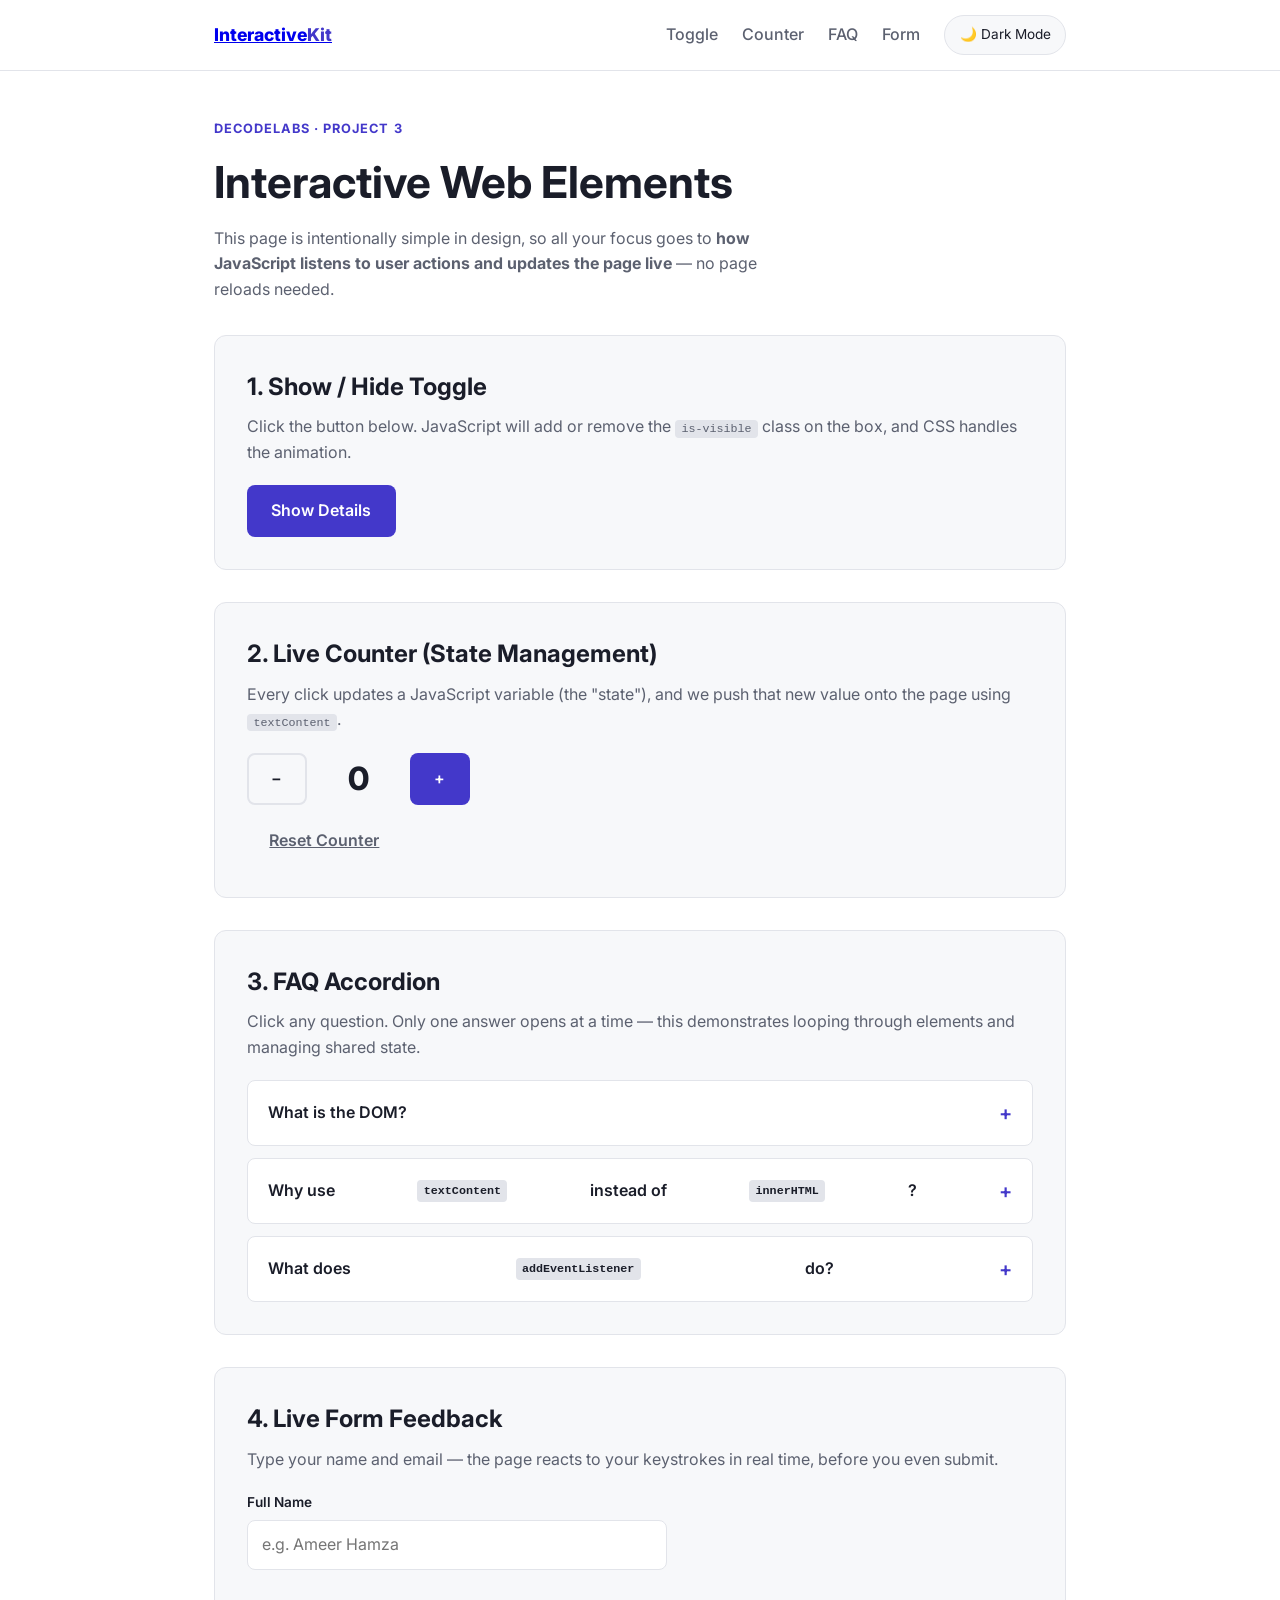
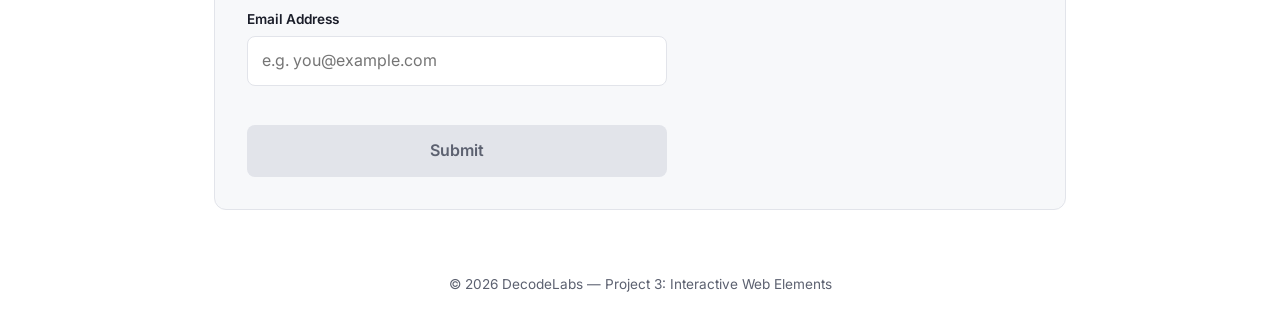
<file: Project-03/index.html>
<!DOCTYPE html>
<html lang="en">
<head>
  <meta charset="UTF-8" />
  <meta name="viewport" content="width=device-width, initial-scale=1.0" />
  <meta name="description" content="Project 3 — Interactive Web Elements. A JavaScript-powered interactive page built for DecodeLabs Frontend Internship." />
  <title>Project 3 | Interactive Web Elements — DecodeLabs</title>
  <link rel="preconnect" href="https://fonts.googleapis.com" />
  <link href="https://fonts.googleapis.com/css2?family=Inter:wght@400;500;600;700;800&display=swap" rel="stylesheet" />
  <link rel="stylesheet" href="style.css" />
</head>
<body>

  <!-- ============================================
       HEADER + NAVIGATION
       js-hamburger-btn = JS hook (JS listens on this)
       is-open          = state class (CSS reacts to this)
  ============================================ -->
  <header class="site-header">
    <div class="container header-inner">
      <a href="#top" class="logo">Interactive<span>Kit</span></a>

      <!-- This button is a JS HOOK. JavaScript will add a click listener to it. -->
      <button class="hamburger-btn js-hamburger-btn" aria-label="Toggle menu" aria-expanded="false">
        <span></span>
        <span></span>
        <span></span>
      </button>

      <nav class="main-nav js-main-nav" aria-label="Primary navigation">
        <ul class="nav-list">
          <li><a href="#toggle-demo" class="nav-link">Toggle</a></li>
          <li><a href="#counter-demo" class="nav-link">Counter</a></li>
          <li><a href="#faq-demo" class="nav-link">FAQ</a></li>
          <li><a href="#form-demo" class="nav-link">Form</a></li>

          <!-- Dark mode toggle button (JS hook) -->
          <li>
            <button class="theme-toggle-btn js-theme-toggle" aria-label="Toggle dark mode">
              🌙 <span class="js-theme-label">Dark Mode</span>
            </button>
          </li>
        </ul>
      </nav>
    </div>
  </header>

  <main class="container" id="top">

    <!-- ============================================
         SECTION 1: HERO
    ============================================ -->
    <section class="hero">
      <p class="eyebrow">DecodeLabs · Project 3</p>
      <h1>Interactive Web Elements</h1>
      <p class="hero-lead">
        This page is intentionally simple in design, so all your focus goes to
        <strong>how JavaScript listens to user actions and updates the page live</strong> —
        no page reloads needed.
      </p>
    </section>

    <!-- ============================================
         SECTION 2: TOGGLE / SHOW-HIDE DEMO
         Requirement: "Buttons or toggles"
    ============================================ -->
    <section class="demo-card" id="toggle-demo">
      <h2>1. Show / Hide Toggle</h2>
      <p>Click the button below. JavaScript will add or remove the <code>is-visible</code> class on the box, and CSS handles the animation.</p>

      <button class="btn btn-primary js-toggle-box-btn">
        <span class="js-toggle-box-label">Show Details</span>
      </button>

      <div class="reveal-box js-reveal-box">
        <p>🎉 Surprise! This content was hidden using CSS (<code>display: none</code>) and revealed by toggling a class with JavaScript's <code>classList.toggle()</code>.</p>
      </div>
    </section>

    <!-- ============================================
         SECTION 3: COUNTER / STATE DEMO
         Requirement: "Dynamic content update"
    ============================================ -->
    <section class="demo-card" id="counter-demo">
      <h2>2. Live Counter (State Management)</h2>
      <p>Every click updates a JavaScript variable (the "state"), and we push that new value onto the page using <code>textContent</code>.</p>

      <div class="counter-widget">
        <button class="btn btn-secondary js-decrement-btn" aria-label="Decrease count">−</button>
        <span class="counter-value js-counter-value">0</span>
        <button class="btn btn-primary js-increment-btn" aria-label="Increase count">+</button>
      </div>

      <button class="btn btn-text js-reset-btn">Reset Counter</button>
    </section>

    <!-- ============================================
         SECTION 4: ACCORDION / FAQ DEMO
         Requirement: "Basic user interaction" + dynamic content
    ============================================ -->
    <section class="demo-card" id="faq-demo">
      <h2>3. FAQ Accordion</h2>
      <p>Click any question. Only one answer opens at a time — this demonstrates looping through elements and managing shared state.</p>

      <!-- js-faq-item wraps each question/answer pair -->
      <div class="faq-list">
        <div class="faq-item js-faq-item">
          <button class="faq-question js-faq-question">
            What is the DOM?
            <span class="faq-icon js-faq-icon">+</span>
          </button>
          <div class="faq-answer js-faq-answer">
            <p>The DOM (Document Object Model) is the browser's live, in-memory tree representation of your HTML — JavaScript uses it to read and change what's on screen.</p>
          </div>
        </div>

        <div class="faq-item js-faq-item">
          <button class="faq-question js-faq-question">
            Why use <code>textContent</code> instead of <code>innerHTML</code>?
            <span class="faq-icon js-faq-icon">+</span>
          </button>
          <div class="faq-answer js-faq-answer">
            <p><code>textContent</code> only inserts plain text — it's safe from Cross-Site Scripting (XSS) attacks. <code>innerHTML</code> can execute injected scripts, so it's avoided unless absolutely necessary.</p>
          </div>
        </div>

        <div class="faq-item js-faq-item">
          <button class="faq-question js-faq-question">
            What does <code>addEventListener</code> do?
            <span class="faq-icon js-faq-icon">+</span>
          </button>
          <div class="faq-answer js-faq-answer">
            <p>It "wires" a function to an element so that function runs automatically whenever a chosen event (like a click) happens on that element.</p>
          </div>
        </div>
      </div>
    </section>

    <!-- ============================================
         SECTION 5: LIVE FORM VALIDATION DEMO
         Requirement: dynamic content update based on input
    ============================================ -->
    <section class="demo-card" id="form-demo">
      <h2>4. Live Form Feedback</h2>
      <p>Type your name and email — the page reacts to your keystrokes in real time, before you even submit.</p>

      <form class="mini-form js-mini-form" novalidate>
        <div class="form-row">
          <label for="nameInput">Full Name</label>
          <input type="text" id="nameInput" class="js-name-input" placeholder="e.g. Ameer Hamza" />
          <small class="field-hint js-name-hint"></small>
        </div>

        <div class="form-row">
          <label for="emailInput">Email Address</label>
          <input type="email" id="emailInput" class="js-email-input" placeholder="e.g. you@example.com" />
          <small class="field-hint js-email-hint"></small>
        </div>

        <button type="submit" class="btn btn-primary btn-full js-submit-btn" disabled>
          Submit
        </button>

        <p class="form-success js-form-success">✅ Thanks! Your form was submitted successfully.</p>
      </form>
    </section>

  </main>

  <footer class="site-footer">
    <p>&copy; 2026 DecodeLabs — Project 3: Interactive Web Elements</p>
  </footer>

  <!-- Our JavaScript file. Loaded at the END of body so the HTML exists
       before JS tries to find/select elements. -->
  <script src="script.js"></script>
</body>
</html>
</file>
<file: Project-03/style.css>
/* =========================================================
   1. DESIGN TOKENS
   ========================================================= */
:root {
  --color-bg: #ffffff;
  --color-surface: #f7f8fa;
  --color-text: #1a1d29;
  --color-text-muted: #5c6170;
  --color-border: #e2e4ea;

  --color-primary: #4338ca;
  --color-primary-hover: #3730a3;
  --color-success: #16a34a;
  --color-danger: #dc2626;

  --font-base: 'Inter', system-ui, sans-serif;
  --radius: 12px;
  --transition: 200ms ease;
}

/* Dark mode variables — activated when JS adds "dark-mode" class to <body> */
body.dark-mode {
  --color-bg: #111319;
  --color-surface: #1a1d29;
  --color-text: #f2f3f7;
  --color-text-muted: #9aa0b4;
  --color-border: #2c2f3d;
}

/* =========================================================
   2. RESET & BASE
   ========================================================= */
* { box-sizing: border-box; margin: 0; padding: 0; }

html { scroll-behavior: smooth; scroll-padding-top: 90px; }

body {
  font-family: var(--font-base);
  background: var(--color-bg);
  color: var(--color-text);
  line-height: 1.6;
  transition: background var(--transition), color var(--transition);
}

.container {
  max-width: 900px;
  margin-inline: auto;
  padding-inline: 1.5rem;
}

/* =========================================================
   3. HEADER
   ========================================================= */
.site-header {
  position: sticky;
  top: 0;
  background: var(--color-bg);
  border-bottom: 1px solid var(--color-border);
  z-index: 50;
}

.header-inner {
  display: flex;
  align-items: center;
  justify-content: space-between;
  min-height: 70px;
}

.logo { font-weight: 800; font-size: 1.1rem; }
.logo span { color: var(--color-primary); }

.nav-list {
  list-style: none;
  display: flex;
  align-items: center;
  gap: 1.5rem;
}

.nav-link {
  text-decoration: none;
  color: var(--color-text-muted);
  font-weight: 500;
}
.nav-link:hover { color: var(--color-primary); }

.theme-toggle-btn {
  border: 1px solid var(--color-border);
  background: var(--color-surface);
  color: var(--color-text);
  padding: 0.5rem 0.9rem;
  border-radius: 999px;
  cursor: pointer;
  font: inherit;
  font-size: 0.85rem;
}

/* Hamburger — hidden on desktop by default */
.hamburger-btn {
  display: none;
  flex-direction: column;
  gap: 5px;
  background: none;
  border: none;
  cursor: pointer;
  width: 32px;
  height: 32px;
}
.hamburger-btn span {
  width: 100%;
  height: 2px;
  background: var(--color-text);
  border-radius: 2px;
  transition: transform var(--transition), opacity var(--transition);
}

/* =========================================================
   4. HERO + DEMO CARDS
   ========================================================= */
.hero { padding-block: 3rem 2rem; }
.eyebrow {
  text-transform: uppercase;
  letter-spacing: 0.08em;
  font-size: 0.8rem;
  font-weight: 700;
  color: var(--color-primary);
}
.hero h1 { font-size: clamp(2rem, 4vw, 2.75rem); margin-block: 0.5rem; }
.hero-lead { color: var(--color-text-muted); max-width: 60ch; }

.demo-card {
  background: var(--color-surface);
  border: 1px solid var(--color-border);
  border-radius: var(--radius);
  padding: 2rem;
  margin-bottom: 2rem;
}
.demo-card h2 { margin-bottom: 0.5rem; }
.demo-card > p { color: var(--color-text-muted); margin-bottom: 1.25rem; }

code {
  background: var(--color-border);
  padding: 0.1rem 0.4rem;
  border-radius: 4px;
  font-size: 0.9em;
}

/* =========================================================
   5. BUTTONS
   ========================================================= */
.btn {
  font: inherit;
  padding: 0.7rem 1.4rem;
  border-radius: 8px;
  border: 2px solid transparent;
  cursor: pointer;
  font-weight: 600;
  transition: background var(--transition), transform var(--transition);
}
.btn-primary { background: var(--color-primary); color: #fff; }
.btn-primary:hover { background: var(--color-primary-hover); transform: translateY(-1px); }
.btn-primary:disabled { background: var(--color-border); color: var(--color-text-muted); cursor: not-allowed; transform: none; }

.btn-secondary { background: transparent; border-color: var(--color-border); color: var(--color-text); }
.btn-secondary:hover { border-color: var(--color-primary); color: var(--color-primary); }

.btn-text { background: none; border: none; color: var(--color-text-muted); text-decoration: underline; margin-top: 0.75rem; }
.btn-text:hover { color: var(--color-primary); }

.btn-full { width: 100%; }

/* =========================================================
   6. TOGGLE / REVEAL BOX
   ========================================================= */
.reveal-box {
  display: none;              /* hidden by default */
  margin-top: 1.25rem;
  padding: 1rem 1.25rem;
  background: var(--color-bg);
  border: 1px dashed var(--color-primary);
  border-radius: 8px;
}

/* This class gets added/removed by JavaScript */
.reveal-box.is-visible {
  display: block;
}

/* =========================================================
   7. COUNTER WIDGET
   ========================================================= */
.counter-widget {
  display: flex;
  align-items: center;
  gap: 1.25rem;
}

.counter-value {
  font-size: 2rem;
  font-weight: 800;
  min-width: 3ch;
  text-align: center;
}

/* =========================================================
   8. FAQ ACCORDION
   ========================================================= */
.faq-list { display: flex; flex-direction: column; gap: 0.75rem; }

.faq-item {
  border: 1px solid var(--color-border);
  border-radius: 8px;
  overflow: hidden;
  background: var(--color-bg);
}

.faq-question {
  width: 100%;
  display: flex;
  align-items: center;
  justify-content: space-between;
  padding: 1rem 1.25rem;
  background: none;
  border: none;
  font: inherit;
  font-weight: 600;
  text-align: left;
  cursor: pointer;
  color: var(--color-text);
}

.faq-icon {
  font-size: 1.25rem;
  color: var(--color-primary);
  transition: transform var(--transition);
}

/* When JS adds is-open to the parent .faq-item, rotate the + into an x-ish look */
.faq-item.is-open .faq-icon {
  transform: rotate(45deg);
}

.faq-answer {
  max-height: 0;
  overflow: hidden;
  padding-inline: 1.25rem;
  transition: max-height var(--transition), padding var(--transition);
}

.faq-item.is-open .faq-answer {
  max-height: 300px;
  padding-block: 0 1rem;
}

/* =========================================================
   9. MINI FORM
   ========================================================= */
.mini-form { display: flex; flex-direction: column; gap: 1rem; max-width: 420px; }
.form-row { display: flex; flex-direction: column; gap: 0.35rem; }
.form-row label { font-size: 0.85rem; font-weight: 600; }

.form-row input {
  padding: 0.7rem 0.9rem;
  border: 1px solid var(--color-border);
  border-radius: 8px;
  background: var(--color-bg);
  color: var(--color-text);
  font: inherit;
}

/* State classes JS adds while validating */
.form-row input.is-valid { border-color: var(--color-success); }
.form-row input.is-invalid { border-color: var(--color-danger); }

.field-hint { font-size: 0.8rem; min-height: 1.1rem; }
.field-hint.is-error { color: var(--color-danger); }
.field-hint.is-success { color: var(--color-success); }

.form-success {
  display: none;
  color: var(--color-success);
  font-weight: 600;
}
.form-success.is-visible { display: block; }

/* =========================================================
   10. FOOTER
   ========================================================= */
.site-footer {
  text-align: center;
  padding: 2rem;
  color: var(--color-text-muted);
  font-size: 0.85rem;
}

/* =========================================================
   11. RESPONSIVE (mobile menu)
   ========================================================= */
@media (max-width: 640px) {
  .hamburger-btn { display: flex; }

  .main-nav {
    position: fixed;
    top: 70px;
    left: 0;
    right: 0;
    background: var(--color-bg);
    border-bottom: 1px solid var(--color-border);
    transform: translateY(-150%);
    transition: transform var(--transition);
  }

  /* JS adds is-open to .main-nav when hamburger is clicked */
  .main-nav.is-open { transform: translateY(0); }

  .nav-list {
    flex-direction: column;
    align-items: flex-start;
    padding: 1.25rem;
    gap: 1rem;
  }
}
</file>
